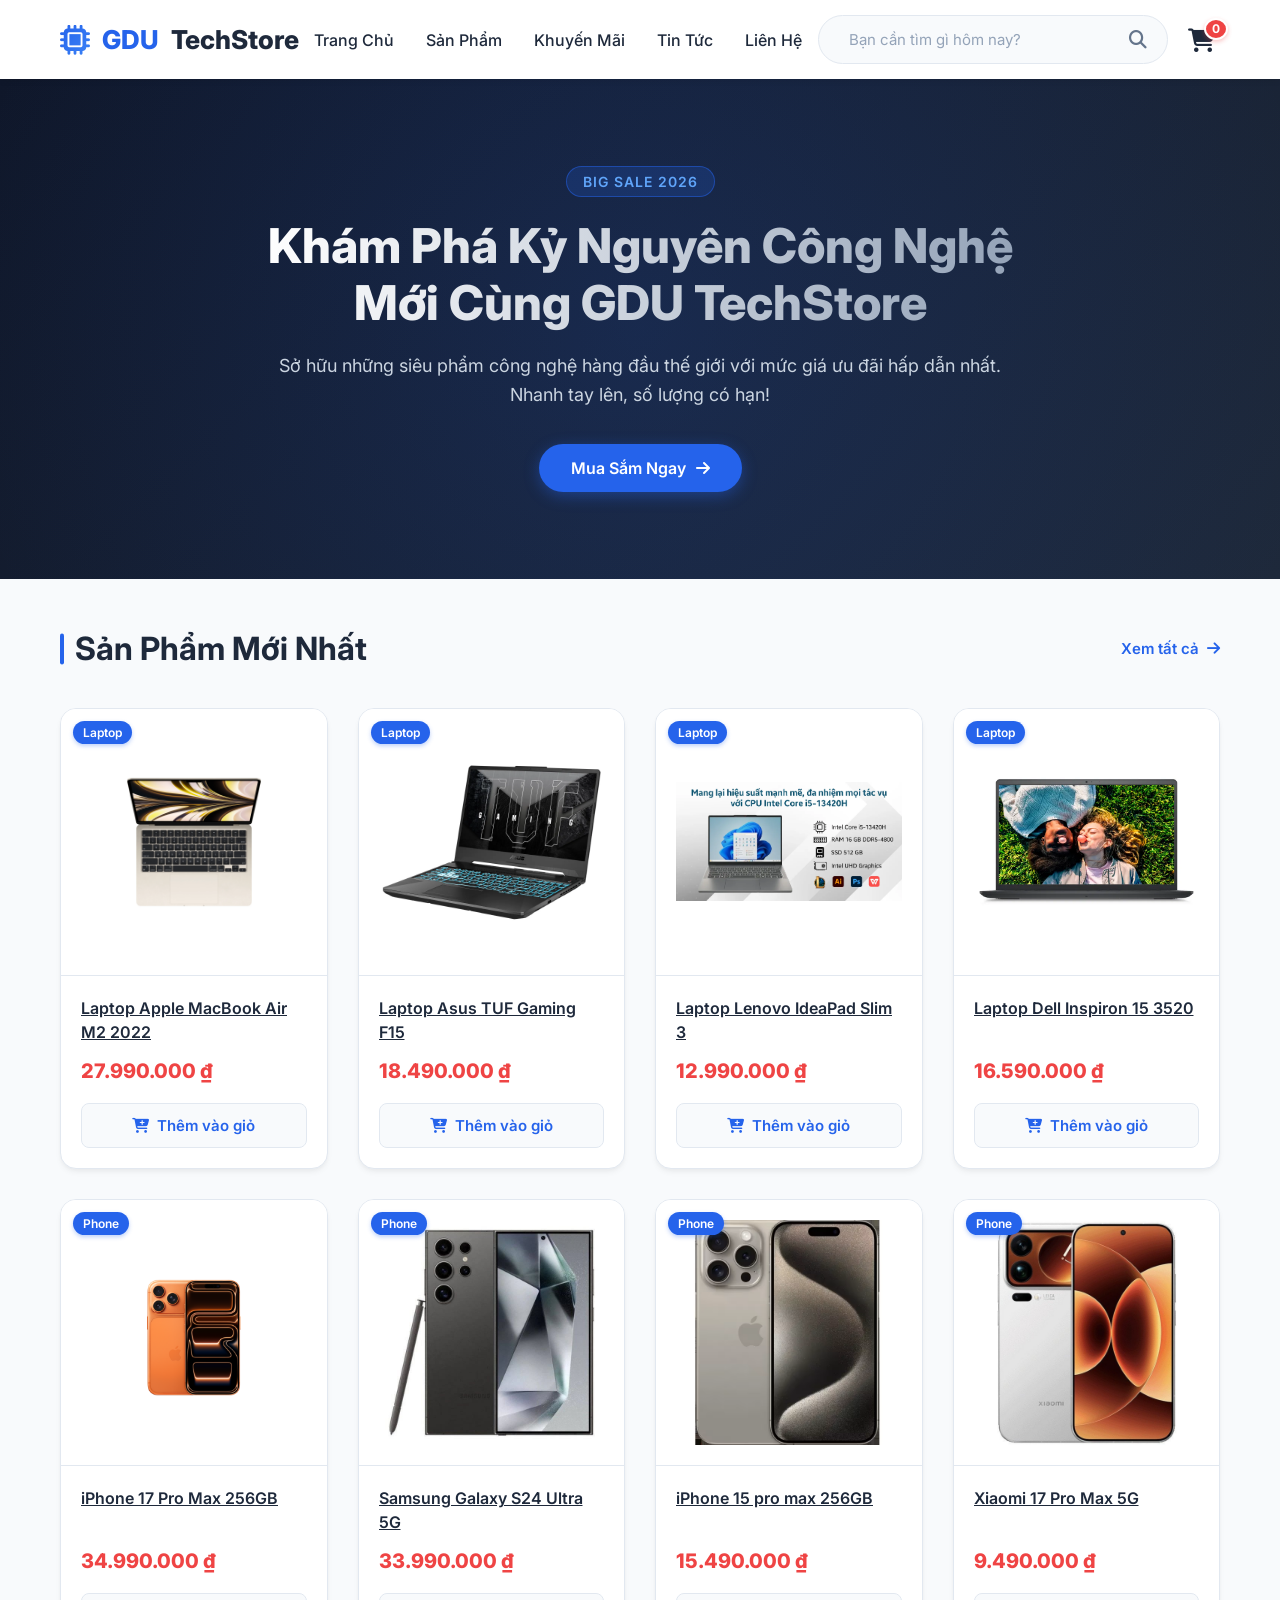
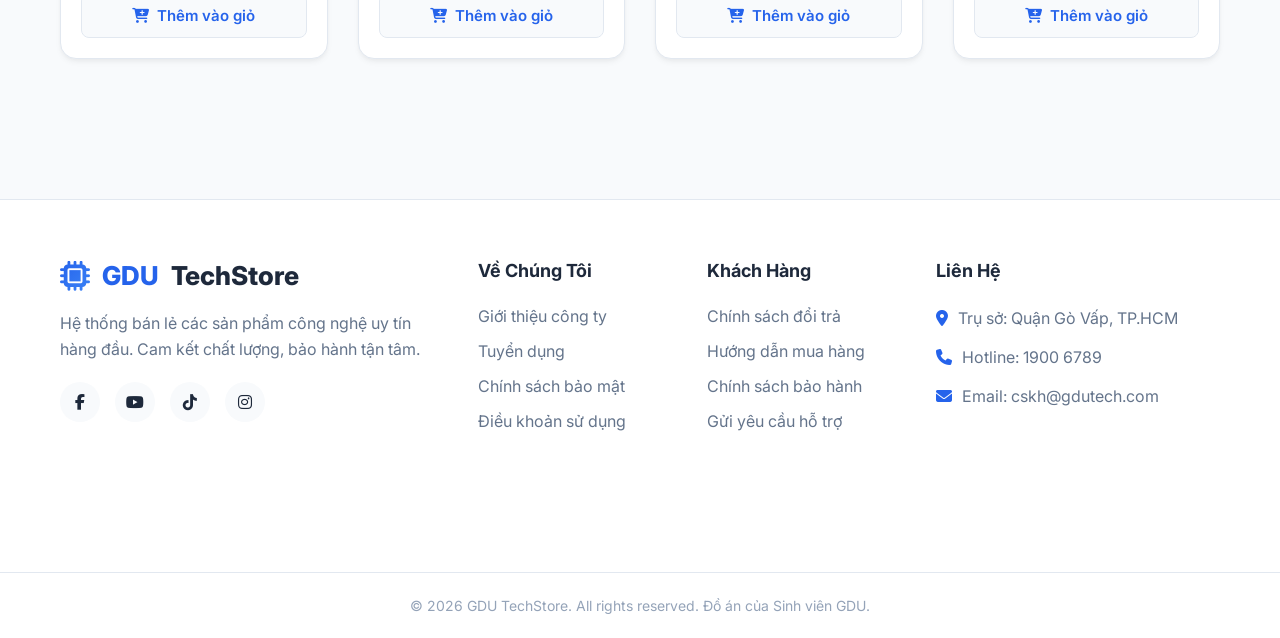
<file: index.html>
<!DOCTYPE html>
<html lang="vi">

<head>
    <meta charset="UTF-8">
    <meta name="viewport" content="width=device-width, initial-scale=1.0">
    <title>GDU TechStore</title>

    <link rel="stylesheet" href="https://cdnjs.cloudflare.com/ajax/libs/font-awesome/6.4.0/css/all.min.css">

    <link href="https://fonts.googleapis.com/css2?family=Inter:wght@400;500;600;700;800&display=swap" rel="stylesheet">
    
    <link rel="stylesheet" href="assets/css/style.css">
</head>

<body>

   
    <header class="header">
        <div class="header-container">
            
            <div class="logo">
                <a href="index.html">
                    <i class="fa-solid fa-microchip"></i>
                    GDU <span>TechStore</span>
                </a>
            </div>

           
            <nav class="nav-menu">
                <ul>
                    <li><a href="index.html">Trang Chủ</a></li>
                    <li><a href="products.html">Sản Phẩm</a></li>
                    <li><a href="#">Khuyến Mãi</a></li>
                    <li><a href="#">Tin Tức</a></li>
                    <li><a href="contact.html">Liên Hệ</a></li>
                </ul>
            </nav>

           
            <div class="search-container">
                <input type="text" placeholder="Bạn cần tìm gì hôm nay?">
                <button type="submit" title="Tìm kiếm"><i class="fa-solid fa-search"></i></button>
            </div>

            
            <div class="header-actions">
                <a href="cart.html" class="cart-icon" title="Giỏ hàng của bạn">
                    <i class="fa-solid fa-cart-shopping"></i>
                   
                    <span class="cart-count">3</span>
                </a>

                
                <div class="mobile-menu-toggle">
                    <i class="fa-solid fa-bars"></i>
                </div>
            </div>
        </div>
    </header>

    
    <main>
       
        <section class="hero">
            <div class="hero-content">
                <span class="hero-badge">Big Sale 2026</span>
                <h1 class="hero-title">Khám Phá Kỷ Nguyên <span>Công Nghệ Mới</span> Cùng GDU TechStore</h1>
                <p class="hero-desc">Sở hữu những siêu phẩm công nghệ hàng đầu thế giới với mức giá ưu đãi hấp dẫn nhất.
                    Nhanh tay lên, số lượng có hạn!</p>
                <a href="#products-section" class="hero-btn">
                    Mua Sắm Ngay <i class="fa-solid fa-arrow-right"></i>
                </a>
            </div>
        </section>

       
        <section class="products-section" id="products-section">
            <div class="section-header">
                <h2 class="section-title">Sản Phẩm Mới Nhất</h2>
                <a href="products.html" class="view-all">
                    Xem tất cả <i class="fa-solid fa-arrow-right"></i>
                </a>
            </div>

            <div class="product-grid" id="product-grid">
                
            </div>
        </section>
    </main>


    <footer class="footer">
        <div class="footer-container">
            <div class="footer-col">
                <div class="logo">
                    <a href="#">
                        <i class="fa-solid fa-microchip"></i>
                        GDU <span>TechStore</span>
                    </a>
                </div>
                <p class="footer-desc">Hệ thống bán lẻ các sản phẩm công nghệ uy tín hàng đầu. Cam kết chất lượng, bảo
                    hành tận tâm.</p>
                <div class="social-links">
                    <a href="#"><i class="fa-brands fa-facebook-f"></i></a>
                    <a href="#"><i class="fa-brands fa-youtube"></i></a>
                    <a href="#"><i class="fa-brands fa-tiktok"></i></a>
                    <a href="#"><i class="fa-brands fa-instagram"></i></a>
                </div>
            </div>

            <div class="footer-col">
                <h3>Về Chúng Tôi</h3>
                <ul>
                    <li><a href="#">Giới thiệu công ty</a></li>
                    <li><a href="#">Tuyển dụng</a></li>
                    <li><a href="#">Chính sách bảo mật</a></li>
                    <li><a href="#">Điều khoản sử dụng</a></li>
                </ul>
            </div>

            <div class="footer-col">
                <h3>Khách Hàng</h3>
                <ul>
                    <li><a href="#">Chính sách đổi trả</a></li>
                    <li><a href="#">Hướng dẫn mua hàng</a></li>
                    <li><a href="#">Chính sách bảo hành</a></li>
                    <li><a href="#">Gửi yêu cầu hỗ trợ</a></li>
                </ul>
            </div>

            <div class="footer-col">
                <h3>Liên Hệ</h3>
                <ul class="contact-info">
                    <li><i class="fa-solid fa-location-dot"></i> Trụ sở: Quận Gò Vấp, TP.HCM</li>
                    <li><i class="fa-solid fa-phone"></i> Hotline: 1900 6789</li>
                    <li><i class="fa-solid fa-envelope"></i> Email: cskh@gdutech.com</li>
                </ul>
                <div class="map-container">
                    
                    <iframe
                        src="https://www.google.com/maps/embed?pb=!1m18!1m12!1m3!1d15673.719602070377!2d106.66699865!3d10.854294150000001!2m3!1f0!2f0!3f0!3m2!1i1024!2i768!4f13.1!3m3!1m2!1s0x317529cdd3fe1f05%3A0xe7f920fbc896173b!2zR8OyIFbhuqVwLCBI4buTIENow60gTWluaCwgVmnhu4d0IE5hbQ!5e0!3m2!1svi!2s!4v1700000000000!5m2!1svi!2s"
                        width="100%" height="80" style="border:0;" allowfullscreen="" loading="lazy"
                        referrerpolicy="no-referrer-when-downgrade"></iframe>
                </div>
            </div>
        </div>
        <div class="footer-bottom">
            <p>&copy; 2026 GDU TechStore. All rights reserved. Đồ án của Sinh viên GDU.</p>
        </div>
    </footer>

    
    <script type="module" src="assets/js/main.js"></script>
    <script type="module" src="assets/js/api.js"></script>
    <script type="module" src="assets/js/pages/home.js"></script>

</body>

</html>
</file>
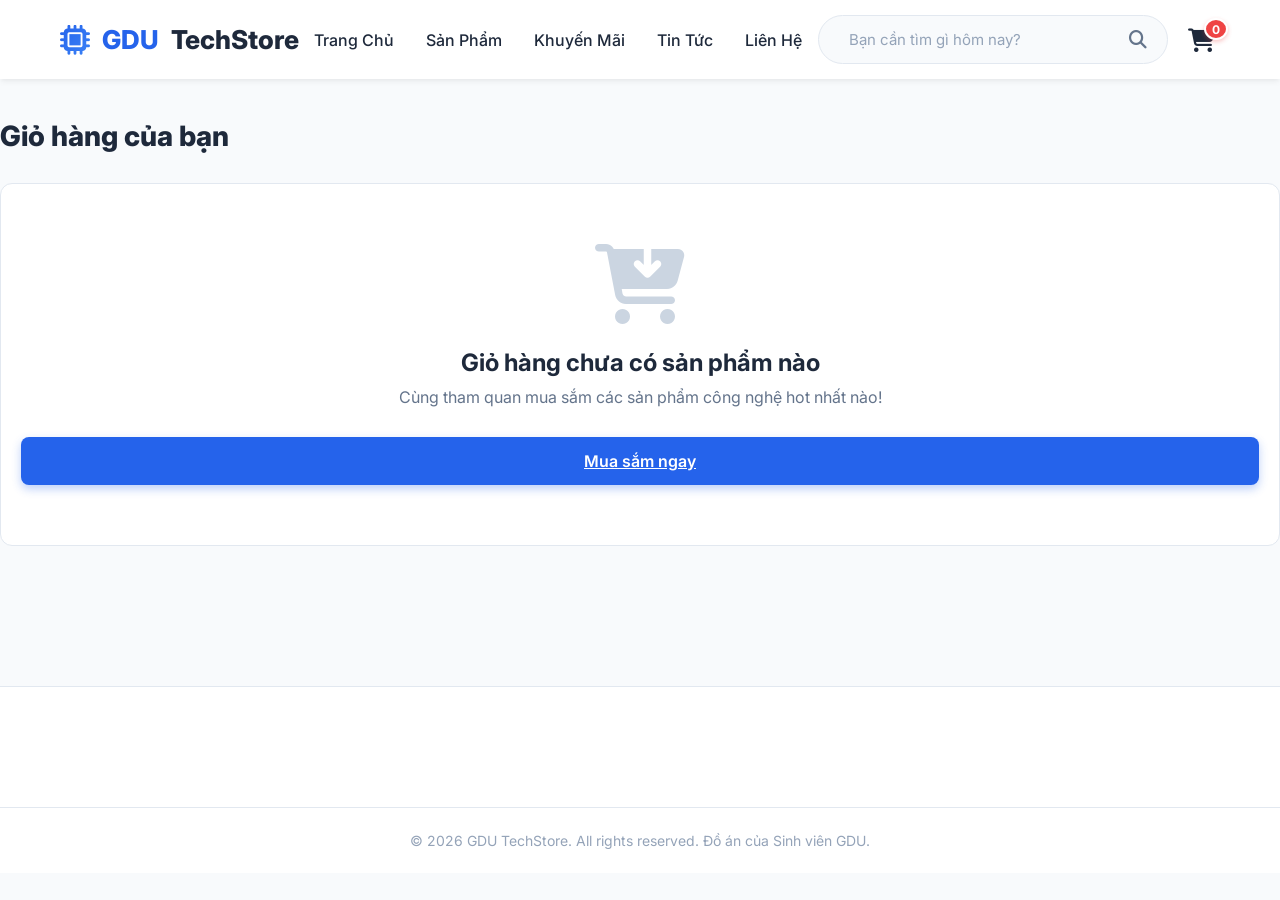
<file: cart.html>
<!DOCTYPE html>
<html lang="vi">

<head>
    <meta charset="UTF-8">
    <meta name="viewport" content="width=device-width, initial-scale=1.0">
    <title>Giỏ Hàng - GDU TechStore</title>
    <link rel="stylesheet" href="https://cdnjs.cloudflare.com/ajax/libs/font-awesome/6.4.0/css/all.min.css">
    <link href="https://fonts.googleapis.com/css2?family=Inter:wght@400;500;600;700;800&display=swap" rel="stylesheet">
    <link rel="stylesheet" href="assets/css/style.css">
</head>

<body>

    <!-- Header -->
    <header class="header">
        <div class="header-container">
            <div class="logo">
                <a href="index.html">
                    <i class="fa-solid fa-microchip"></i>
                    GDU <span>TechStore</span>
                </a>
            </div>

            <nav class="nav-menu">
                <ul>
                    <li><a href="index.html">Trang Chủ</a></li>
                    <li><a href="products.html">Sản Phẩm</a></li>
                    <li><a href="#">Khuyến Mãi</a></li>
                    <li><a href="#">Tin Tức</a></li>
                    <li><a href="contact.html">Liên Hệ</a></li>
                </ul>
            </nav>

            <div class="search-container">
                <input type="text" placeholder="Bạn cần tìm gì hôm nay?">
                <button type="button" title="Tìm kiếm"><i class="fa-solid fa-search"></i></button>
            </div>

            <div class="header-actions">
                <a href="cart.html" class="cart-icon" title="Giỏ hàng của bạn">
                    <i class="fa-solid fa-cart-shopping"></i>
                    <span class="cart-count">0</span>
                </a>

                <div class="mobile-menu-toggle">
                    <i class="fa-solid fa-bars"></i>
                </div>
            </div>
        </div>
    </header>

    <!-- ======================= 
         MAIN CONTENT (Khu vực chính) 
         LÝ THUYẾT: Chứa lưới layout giữa "Danh sách giỏ hàng" và "Biên lai thanh toán".
    ========================= -->
    <main class="cart-page">
        <div class="container">

            <h1 class="page-title">Giỏ hàng của bạn</h1>

            <div class="cart-layout" id="cart-container" style="display: none;">
                <!-- CỘT TRÁI: DANH SÁCH SẢN PHẨM 
                     LÝ THUYẾT: Bảng (Table) sản phẩm thường được thi công bằng Cấu trúc thẻ <div> 
                     kết hợp CSS Grid/Flex thay cho thẻ <table> ngày xưa giúp dễ Responsive (co giãn) hơn trên điện thoại.
                -->
                <div class="cart-items">
                    <div class="cart-header">
                        <div class="col-product">Sản phẩm</div>
                        <div class="col-price">Đơn giá</div>
                        <div class="col-qty">Số lượng</div>
                        <div class="col-total">Thành tiền</div>
                        <div class="col-action"></div>
                    </div>

                    <div id="cart-items-list">
                        <!-- Sản phẩm được render bằng JS -->
                    </div>

                    <div class="cart-actions">
                        <a href="products.html" class="btn-continue"><i class="fa-solid fa-arrow-left"></i> Tiếp tục mua
                            hàng</a>
                    </div>
                </div>

                <!-- CỘT PHẢI: TỔNG QUAN ĐƠN HÀNG 
                     LÝ THUYẾT: Các `id` như `summary-subtotal` và `summary-total` được gài 
                     sẵn vào HTML để file JS `cart-page.js` có thể dùng phương thức `getElementById()` 
                     tìm đến và cập nhật con số thành tiền tương ứng.
                -->
                <div class="cart-summary">
                    <h3>Tổng đơn hàng</h3>

                    <div class="summary-row">
                        <span>Tạm tính:</span>
                        <span id="summary-subtotal">0đ</span>
                    </div>
                    <div class="summary-row">
                        <span>Phí vận chuyển:</span>
                        <span>Miễn phí</span>
                    </div>

                    <div class="summary-total">
                        <span>Tổng cộng:</span>
                        <span id="summary-total" class="total-price">0đ</span>
                    </div>

                    <button class="btn-checkout">Tiến hành thanh toán</button>

                    <div class="payment-methods">
                        <p>Chấp nhận thanh toán</p>
                        <div class="payment-icons">
                            <i class="fa-brands fa-cc-visa"></i>
                            <i class="fa-brands fa-cc-mastercard"></i>
                            <i class="fa-brands fa-cc-paypal"></i>
                        </div>
                    </div>
                </div>
            </div>

            <!-- Giỏ hàng rỗng -->
            <div class="empty-cart" id="empty-cart-msg">
                <i class="fa-solid fa-cart-arrow-down"></i>
                <h2>Giỏ hàng chưa có sản phẩm nào</h2>
                <p>Cùng tham quan mua sắm các sản phẩm công nghệ hot nhất nào!</p>
                <a href="products.html" class="btn-primary">Mua sắm ngay</a>
            </div>

        </div>
    </main>

    <!-- Footer -->
    <footer class="footer">
        <div class="footer-bottom">
            <p>&copy; 2026 GDU TechStore. All rights reserved. Đồ án của Sinh viên GDU.</p>
        </div>
    </footer>

    <!-- Scripts -->
    <script type="module" src="assets/js/main.js"></script>
    <script type="module" src="assets/js/cart.js"></script>
    <script type="module" src="assets/js/pages/cart-page.js"></script>

</body>

</html>
</file>
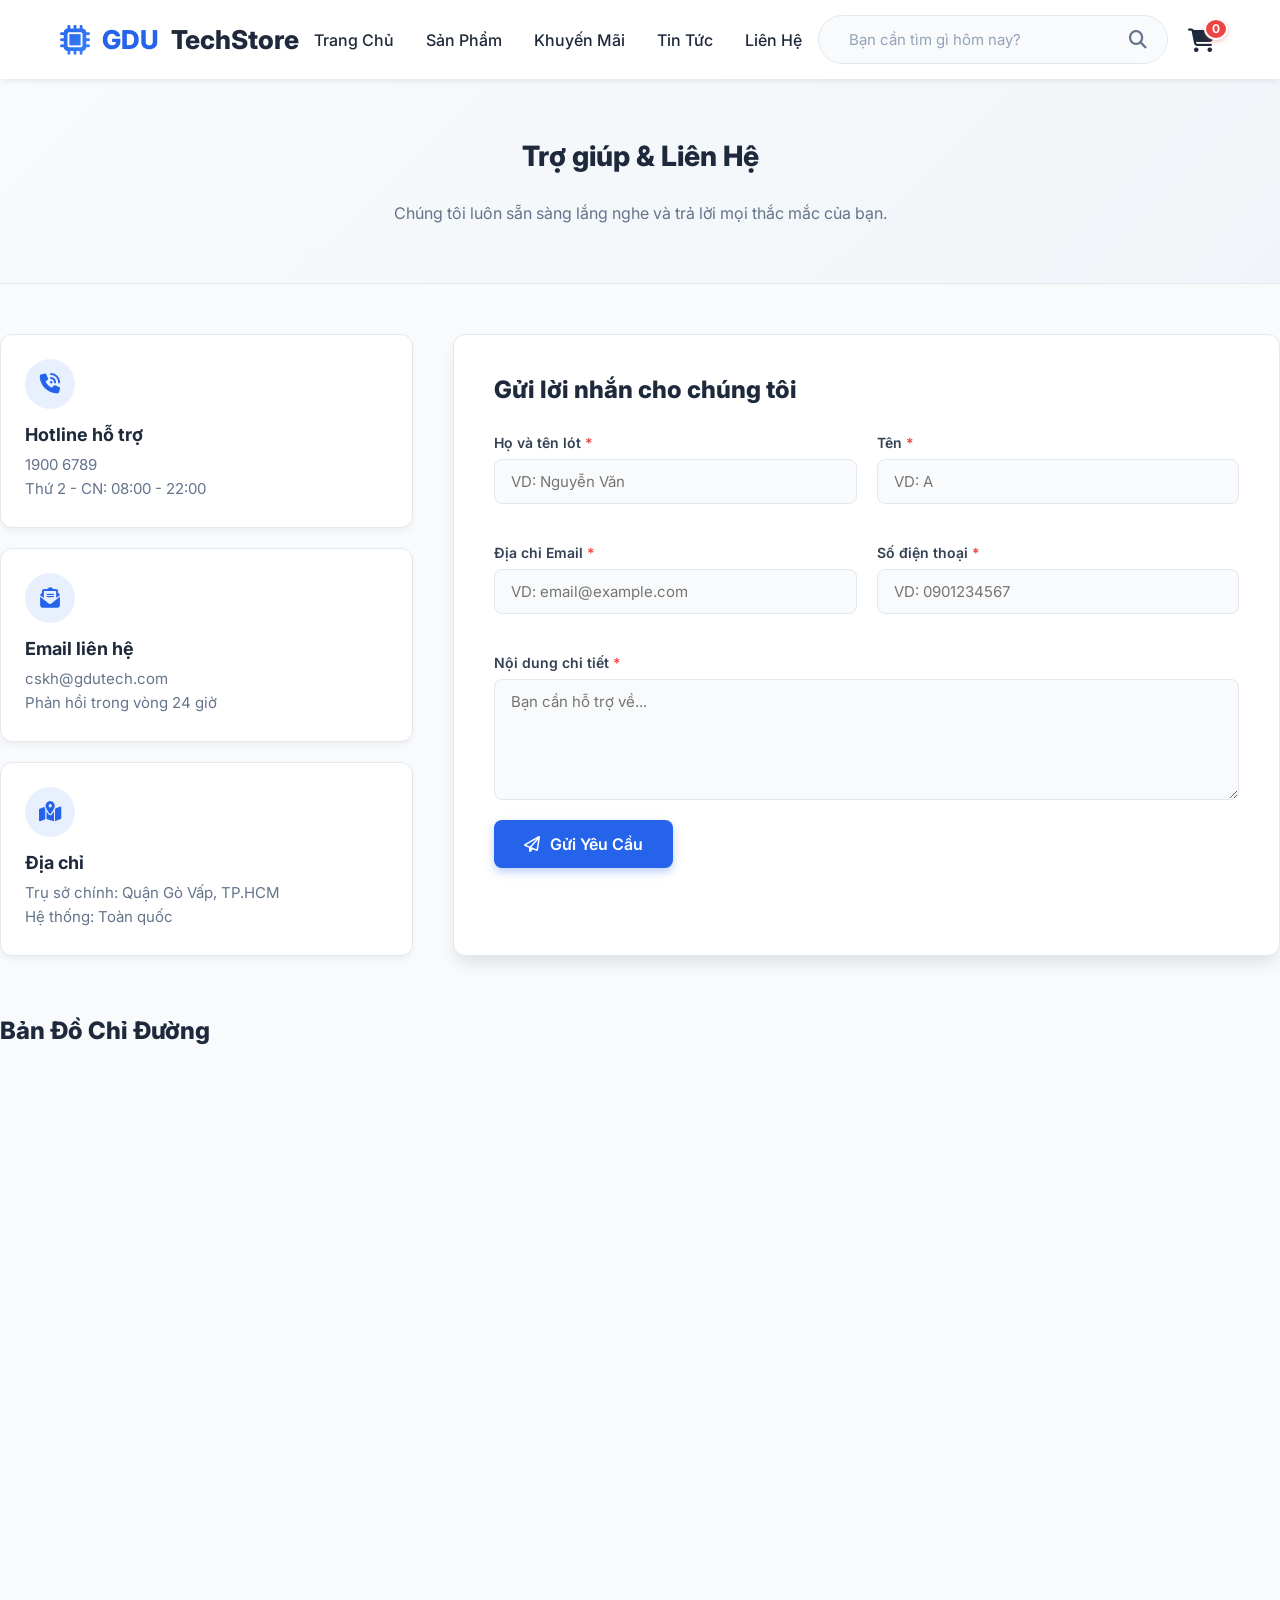
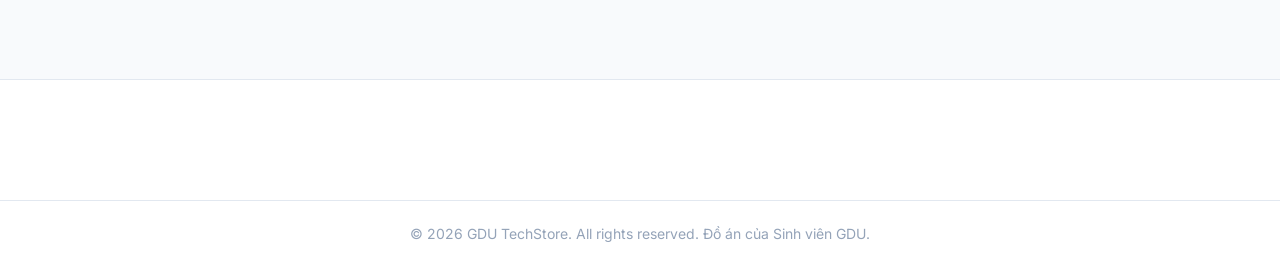
<file: contact.html>
<!DOCTYPE html>
<html lang="vi">

<head>
    <meta charset="UTF-8">
    <meta name="viewport" content="width=device-width, initial-scale=1.0">
    <title>Liên Hệ - GDU TechStore</title>
    <link rel="stylesheet" href="https://cdnjs.cloudflare.com/ajax/libs/font-awesome/6.4.0/css/all.min.css">
    <link href="https://fonts.googleapis.com/css2?family=Inter:wght@400;500;600;700;800&display=swap" rel="stylesheet">
    <link rel="stylesheet" href="assets/css/style.css">
</head>

<body>

    <!-- Header -->
    <header class="header">
        <div class="header-container">
            <div class="logo">
                <a href="index.html">
                    <i class="fa-solid fa-microchip"></i>
                    GDU <span>TechStore</span>
                </a>
            </div>

            <nav class="nav-menu">
                <ul>
                    <li><a href="index.html">Trang Chủ</a></li>
                    <li><a href="products.html">Sản Phẩm</a></li>
                    <li><a href="#">Khuyến Mãi</a></li>
                    <li><a href="#">Tin Tức</a></li>
                    <li><a href="contact.html">Liên Hệ</a></li>
                </ul>
            </nav>

            <div class="search-container">
                <input type="text" placeholder="Bạn cần tìm gì hôm nay?">
                <button type="button" title="Tìm kiếm"><i class="fa-solid fa-search"></i></button>
            </div>

            <div class="header-actions">
                <a href="cart.html" class="cart-icon" title="Giỏ hàng của bạn">
                    <i class="fa-solid fa-cart-shopping"></i>
                    <span class="cart-count">0</span>
                </a>

                <div class="mobile-menu-toggle">
                    <i class="fa-solid fa-bars"></i>
                </div>
            </div>
        </div>
    </header>

    <!-- Main Content -->
    <main class="contact-page">
        <div class="contact-header">
            <div class="container text-center">
                <h1 class="page-title">Trợ giúp & Liên Hệ</h1>
                <p>Chúng tôi luôn sẵn sàng lắng nghe và trả lời mọi thắc mắc của bạn.</p>
            </div>
        </div>

        <div class="container">
            <div class="contact-grid">

                <!-- Cột Thông tin -->
                <div class="contact-info-blocks">
                    <div class="info-card">
                        <div class="info-icon"><i class="fa-solid fa-phone-volume"></i></div>
                        <h3>Hotline hỗ trợ</h3>
                        <p>1900 6789</p>
                        <p>Thứ 2 - CN: 08:00 - 22:00</p>
                    </div>

                    <div class="info-card">
                        <div class="info-icon"><i class="fa-solid fa-envelope-open-text"></i></div>
                        <h3>Email liên hệ</h3>
                        <p>cskh@gdutech.com</p>
                        <p>Phản hồi trong vòng 24 giờ</p>
                    </div>

                    <div class="info-card">
                        <div class="info-icon"><i class="fa-solid fa-map-location-dot"></i></div>
                        <h3>Địa chỉ</h3>
                        <p>Trụ sở chính: Quận Gò Vấp, TP.HCM</p>
                        <p>Hệ thống: Toàn quốc</p>
                    </div>
                </div>

                <!-- CỘT FORM LIÊN HỆ 
                     LÝ THUYẾT: Thuộc tính `novalidate` trong thẻ `<form>` hướng dẫn trình duyệt 
                     bỏ qua các bước kiểm tra HTML mặc định (như required, type="email"), 
                     để chúng ta có thể tự viết hàm Validation bằng Javascript tùy biến giao diện tốt hơn.
                -->
                <div class="contact-form-wrapper">
                    <h2>Gửi lời nhắn cho chúng tôi</h2>
                    <form id="contactForm" novalidate>

                        <div class="form-row">
                            <div class="form-group">
                                <label for="firstName">Họ và tên lót <span class="required">*</span></label>
                                <input type="text" id="firstName" name="firstName" placeholder="VD: Nguyễn Văn">
                                <span class="error-msg" id="err-firstName">Vui lòng nhập Họ của bạn.</span>
                            </div>

                            <div class="form-group">
                                <label for="lastName">Tên <span class="required">*</span></label>
                                <input type="text" id="lastName" name="lastName" placeholder="VD: A">
                                <span class="error-msg" id="err-lastName">Vui lòng nhập Tên của bạn.</span>
                            </div>
                        </div>

                        <div class="form-row">
                            <div class="form-group">
                                <label for="email">Địa chỉ Email <span class="required">*</span></label>
                                <input type="email" id="email" name="email" placeholder="VD: email@example.com">
                                <span class="error-msg" id="err-email">Email không hợp lệ.</span>
                            </div>

                            <div class="form-group">
                                <label for="phone">Số điện thoại <span class="required">*</span></label>
                                <input type="tel" id="phone" name="phone" placeholder="VD: 0901234567">
                                <span class="error-msg" id="err-phone">Số điện thoại phải gồm 10 chữ số.</span>
                            </div>
                        </div>

                        <div class="form-group">
                            <label for="message">Nội dung chi tiết <span class="required">*</span></label>
                            <textarea id="message" name="message" rows="5"
                                placeholder="Bạn cần hỗ trợ về..."></textarea>
                            <span class="error-msg" id="err-message">Vui lòng không để trống nội dung.</span>
                        </div>

                        <button type="submit" class="btn-submit-form">
                            <i class="fa-regular fa-paper-plane"></i> Gửi Yêu Cầu
                        </button>

                        <div id="form-success-msg" class="success-msg" style="display: none;">
                            <i class="fa-solid fa-circle-check"></i> Cảm ơn bạn! Mọi thông tin đã được ghi nhận.
                        </div>

                    </form>
                </div>

            </div>

            <!-- MAP SECTION 
                 LÝ THUYẾT: Nhúng (Embed) bản đồ Google Maps thông qua thẻ `<iframe>` từ bên thứ 3.
            -->
            <div class="contact-map">
                <h2>Bản Đồ Chỉ Đường</h2>
                <iframe
                    src="https://www.google.com/maps/embed?pb=!1m18!1m12!1m3!1d3918.4984252654157!2d106.6713745!3d10.8242488!2m3!1f0!2f0!3f0!3m2!1i1024!2i768!4f13.1!3m3!1m2!1s0x317528e54911d331%3A0xcfbfa2cda294c7b8!2zVHLGsOG7nW5nIMSQ4bqhaSBI4buNYyBHaWEgxJDhu4tuaCAoR0RVKQ!5e0!3m2!1svi!2s!4v1700000000000!5m2!1svi!2s"
                    width="100%" height="450" style="border:0; border-radius: 12px; margin-top: 20px;"
                    allowfullscreen="" loading="lazy" referrerpolicy="no-referrer-when-downgrade"></iframe>
            </div>
        </div>
    </main>

    <!-- Footer -->
    <footer class="footer">
        <div class="footer-bottom">
            <p>&copy; 2026 GDU TechStore. All rights reserved. Đồ án của Sinh viên GDU.</p>
        </div>
    </footer>

    <!-- Scripts -->
    <script type="module" src="assets/js/main.js"></script>
    <script type="module" src="assets/js/cart.js"></script>
    <script type="module" src="assets/js/pages/contact.js"></script>

</body>

</html>
</file>
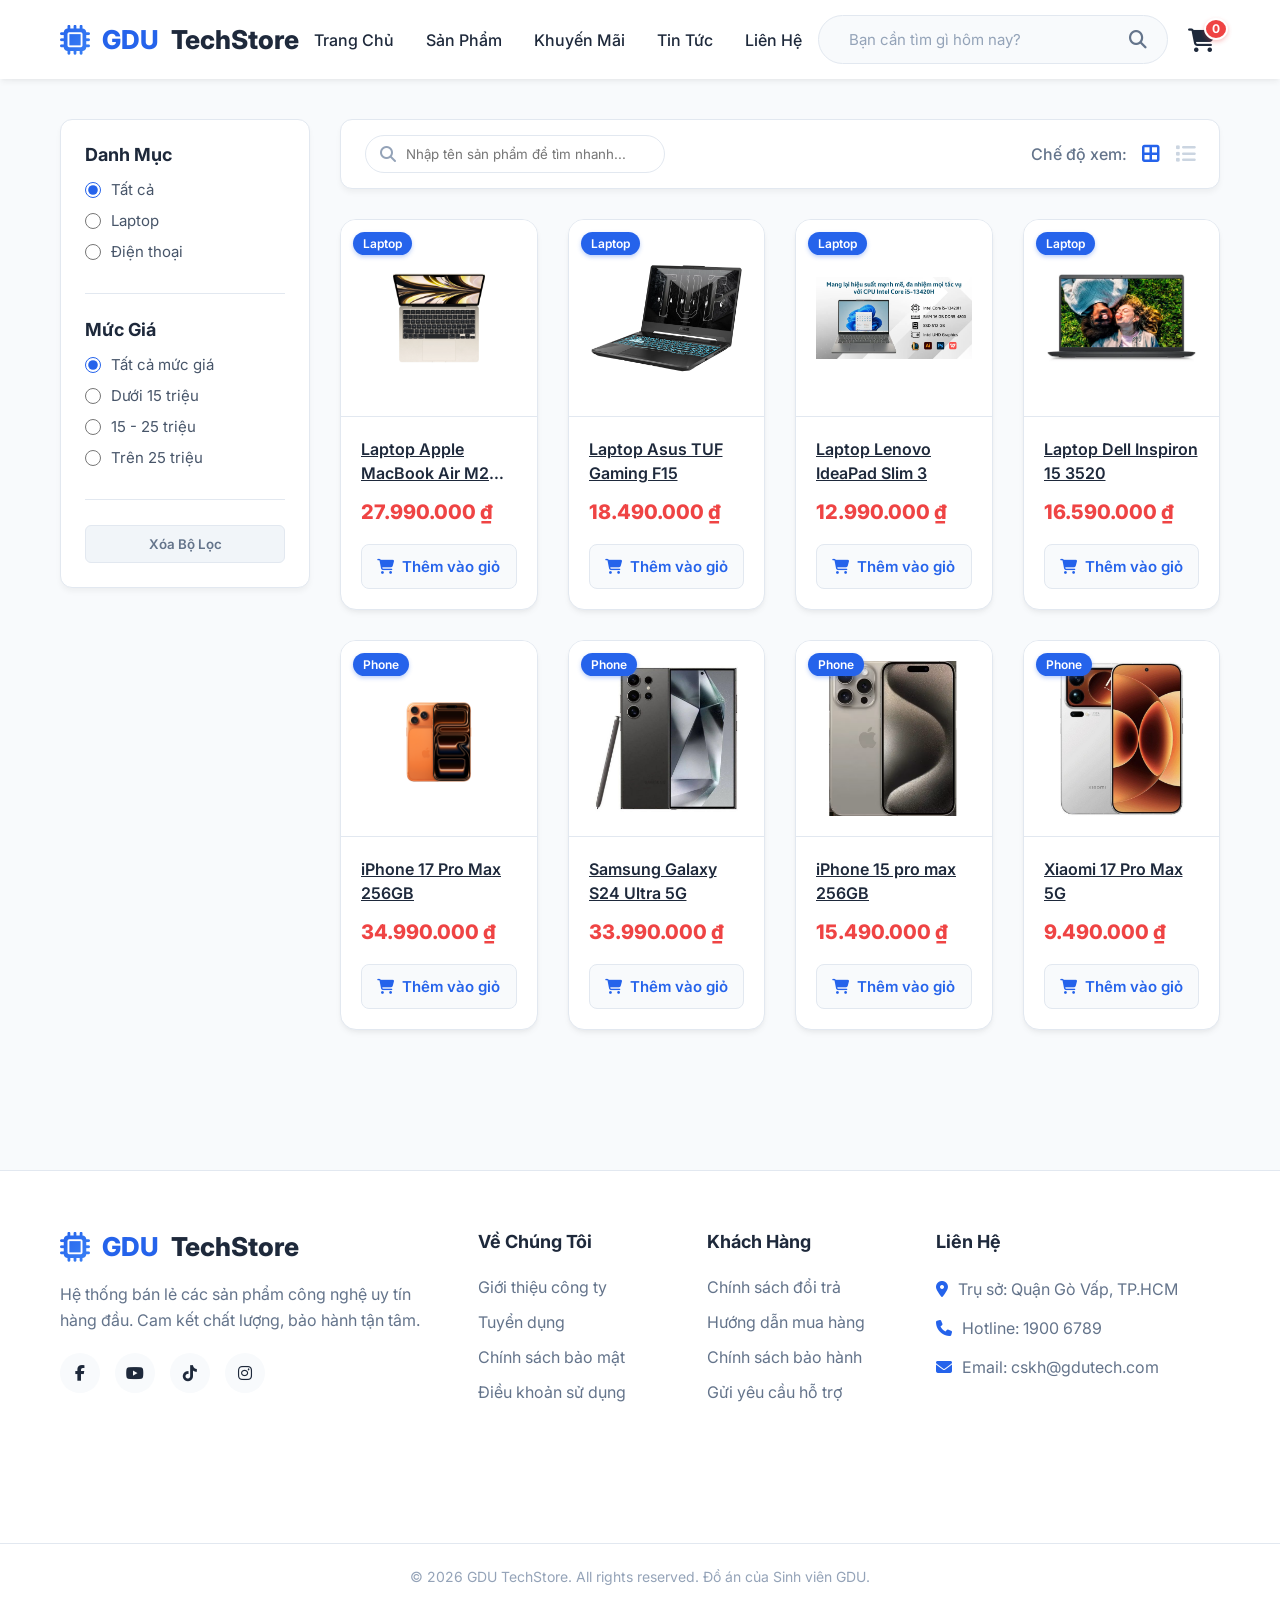
<file: products.html>
<!DOCTYPE html>
<html lang="vi">

<head>
    <meta charset="UTF-8">
    <meta name="viewport" content="width=device-width, initial-scale=1.0">
    <title>Sản Phẩm - GDU TechStore</title>
    <!-- Thư viện Font Awesome cho các Icon -->
    <link rel="stylesheet" href="https://cdnjs.cloudflare.com/ajax/libs/font-awesome/6.4.0/css/all.min.css">
    <!-- Google Fonts cho Typography -->
    <link href="https://fonts.googleapis.com/css2?family=Inter:wght@400;500;600;700;800&display=swap" rel="stylesheet">
    <!-- Link tới file CSS bên ngoài -->
    <link rel="stylesheet" href="assets/css/style.css">
</head>

<body>

    <!-- ======================= 
         HEADER SECTION 
    ========================= -->
    <header class="header">
        <div class="header-container">
            <div class="logo">
                <a href="index.html">
                    <i class="fa-solid fa-microchip"></i>
                    GDU <span>TechStore</span>
                </a>
            </div>

            <nav class="nav-menu">
                <ul>
                    <li><a href="index.html">Trang Chủ</a></li>
                    <li><a href="products.html">Sản Phẩm</a></li>
                    <li><a href="#">Khuyến Mãi</a></li>
                    <li><a href="#">Tin Tức</a></li>
                    <li><a href="contact.html">Liên Hệ</a></li>
                </ul>
            </nav>

            <div class="search-container">
                <input type="text" id="header-search" placeholder="Bạn cần tìm gì hôm nay?">
                <button type="button" title="Tìm kiếm"><i class="fa-solid fa-search"></i></button>
            </div>

            <div class="header-actions">
                <a href="cart.html" class="cart-icon" title="Giỏ hàng của bạn">
                    <i class="fa-solid fa-cart-shopping"></i>
                    <span class="cart-count">0</span>
                </a>

                <div class="mobile-menu-toggle">
                    <i class="fa-solid fa-bars"></i>
                </div>
            </div>
        </div>
    </header>

    <!-- ======================= 
         MAIN CONTENT 
         LÝ THUYẾT: Sử dụng class `flex-layout` để bọc toàn bộ trang sản phẩm.
    ========================= -->
    <main class="products-page">
        <div class="container flex-layout">

            <!-- SIDEBAR LỌC SẢN PHẨM 
                 LÝ THUYẾT: Thẻ Semantic `<aside>` dùng để chứa những nội dung bổ trợ, phụ thuộc 
                 vào nội dung chính (ví dụ như Thanh menu dọc, Bộ lọc Sidebar, Quảng cáo).
            -->
            <aside class="sidebar-filter">
                <div class="filter-widget">
                    <h3 class="filter-title">Danh Mục</h3>
                    <ul class="filter-list" id="category-filter">
                        <li><label><input type="radio" name="category" value="all" checked> Tất cả</label></li>
                        <li><label><input type="radio" name="category" value="Laptop"> Laptop</label></li>
                        <li><label><input type="radio" name="category" value="Phone"> Điện thoại</label></li>
                    </ul>
                </div>

                <div class="filter-widget">
                    <h3 class="filter-title">Mức Giá</h3>
                    <ul class="filter-list" id="price-filter">
                        <li><label><input type="radio" name="price" value="all" checked> Tất cả mức giá</label></li>
                        <li><label><input type="radio" name="price" value="under-15"> Dưới 15 triệu</label></li>
                        <li><label><input type="radio" name="price" value="15-25"> 15 - 25 triệu</label></li>
                        <li><label><input type="radio" name="price" value="over-25"> Trên 25 triệu</label></li>
                    </ul>
                </div>
                <button id="btn-clear-filter" class="btn-clear">Xóa Bộ Lọc</button>
            </aside>

            <!-- KHU VỰC HIỂN THỊ SẢN PHẨM 
                 LÝ THUYẾT: Thẻ Semantic `<section>` bao bọc vùng nội dung độc lập mang một ý nghĩa nhất định.
            -->
            <section class="products-area">

                <!-- Toolbar Area -->
                <div class="products-toolbar">
                    <div class="toolbar-search">
                        <i class="fa-solid fa-magnifying-glass"></i>
                        <input type="text" id="live-search" placeholder="Nhập tên sản phẩm để tìm nhanh...">
                    </div>

                    <div class="toolbar-view">
                        <span>Chế độ xem:</span>
                        <button class="view-btn active" id="btn-grid-view"><i
                                class="fa-solid fa-border-all"></i></button>
                        <button class="view-btn" id="btn-list-view"><i class="fa-solid fa-list"></i></button>
                    </div>
                </div>

                <!-- Product List -->
                <div class="product-grid" id="product-grid">
                    <!-- Products will be injected by JS -->
                </div>

                <div id="no-products-msg" style="display: none; text-align: center; margin-top: 50px;">
                    <i class="fa-regular fa-face-frown"
                        style="font-size: 40px; color: #a0aec0; margin-bottom: 15px;"></i>
                    <p style="color: #4a5568; font-size: 18px;">Không tìm thấy sản phẩm nào phù hợp.</p>
                </div>

            </section>
        </div>
    </main>

    <!-- ======================= 
         FOOTER SECTION 
    ========================= -->
    <footer class="footer">
        <div class="footer-container">
            <div class="footer-col">
                <div class="logo">
                    <a href="index.html">
                        <i class="fa-solid fa-microchip"></i>
                        GDU <span>TechStore</span>
                    </a>
                </div>
                <p class="footer-desc">Hệ thống bán lẻ các sản phẩm công nghệ uy tín hàng đầu. Cam kết chất lượng, bảo
                    hành tận tâm.</p>
                <div class="social-links">
                    <a href="#"><i class="fa-brands fa-facebook-f"></i></a>
                    <a href="#"><i class="fa-brands fa-youtube"></i></a>
                    <a href="#"><i class="fa-brands fa-tiktok"></i></a>
                    <a href="#"><i class="fa-brands fa-instagram"></i></a>
                </div>
            </div>

            <div class="footer-col">
                <h3>Về Chúng Tôi</h3>
                <ul>
                    <li><a href="#">Giới thiệu công ty</a></li>
                    <li><a href="#">Tuyển dụng</a></li>
                    <li><a href="#">Chính sách bảo mật</a></li>
                    <li><a href="#">Điều khoản sử dụng</a></li>
                </ul>
            </div>

            <div class="footer-col">
                <h3>Khách Hàng</h3>
                <ul>
                    <li><a href="#">Chính sách đổi trả</a></li>
                    <li><a href="#">Hướng dẫn mua hàng</a></li>
                    <li><a href="#">Chính sách bảo hành</a></li>
                    <li><a href="#">Gửi yêu cầu hỗ trợ</a></li>
                </ul>
            </div>

            <div class="footer-col">
                <h3>Liên Hệ</h3>
                <ul class="contact-info">
                    <li><i class="fa-solid fa-location-dot"></i> Trụ sở: Quận Gò Vấp, TP.HCM</li>
                    <li><i class="fa-solid fa-phone"></i> Hotline: 1900 6789</li>
                    <li><i class="fa-solid fa-envelope"></i> Email: cskh@gdutech.com</li>
                </ul>
                <div class="map-container">
                    <!-- Demo Google map iframe -->
                    <iframe
                        src="https://www.google.com/maps/embed?pb=!1m18!1m12!1m3!1d15673.719602070377!2d106.66699865!3d10.854294150000001!2m3!1f0!2f0!3f0!3m2!1i1024!2i768!4f13.1!3m3!1m2!1s0x317529cdd3fe1f05%3A0xe7f920fbc896173b!2zR8OyIFbhuqVwLCBI4buTIENow60gTWluaCwgVmnhu4d0IE5hbQ!5e0!3m2!1svi!2s!4v1700000000000!5m2!1svi!2s"
                        width="100%" height="80" style="border:0;" allowfullscreen="" loading="lazy"
                        referrerpolicy="no-referrer-when-downgrade"></iframe>
                </div>
            </div>
        </div>
        <div class="footer-bottom">
            <p>&copy; 2026 GDU TechStore. All rights reserved. Đồ án của Sinh viên GDU.</p>
        </div>
    </footer>

    <!-- GỌI SCRIPT BẰNG MODULE 
         LÝ THUYẾT: Thêm thuộc tính `type="module"` vào thẻ <script> để báo cho trình duyệt biết 
         các file JS này sử dụng cú pháp ES6 (import/export). Trình duyệt sẽ tự động chờ quá trình 
         parse HTML xong (defer) rồi mới thực thi các file này!
    -->
    <script type="module" src="assets/js/main.js"></script>
    <script type="module" src="assets/js/api.js"></script>
    <script type="module" src="assets/js/pages/products.js"></script>

</body>

</html>
</file>
<file: assets/css/style.css>
@import url('./base.css');


@import url('./layout.css');


@import url('./components/button.css');
@import url('./components/card.css');


@import url('./pages/home.css');
@import url('./pages/products.css');
@import url('./pages/detail.css');
@import url('./pages/cart.css');
@import url('./pages/contact.css');
</file>
